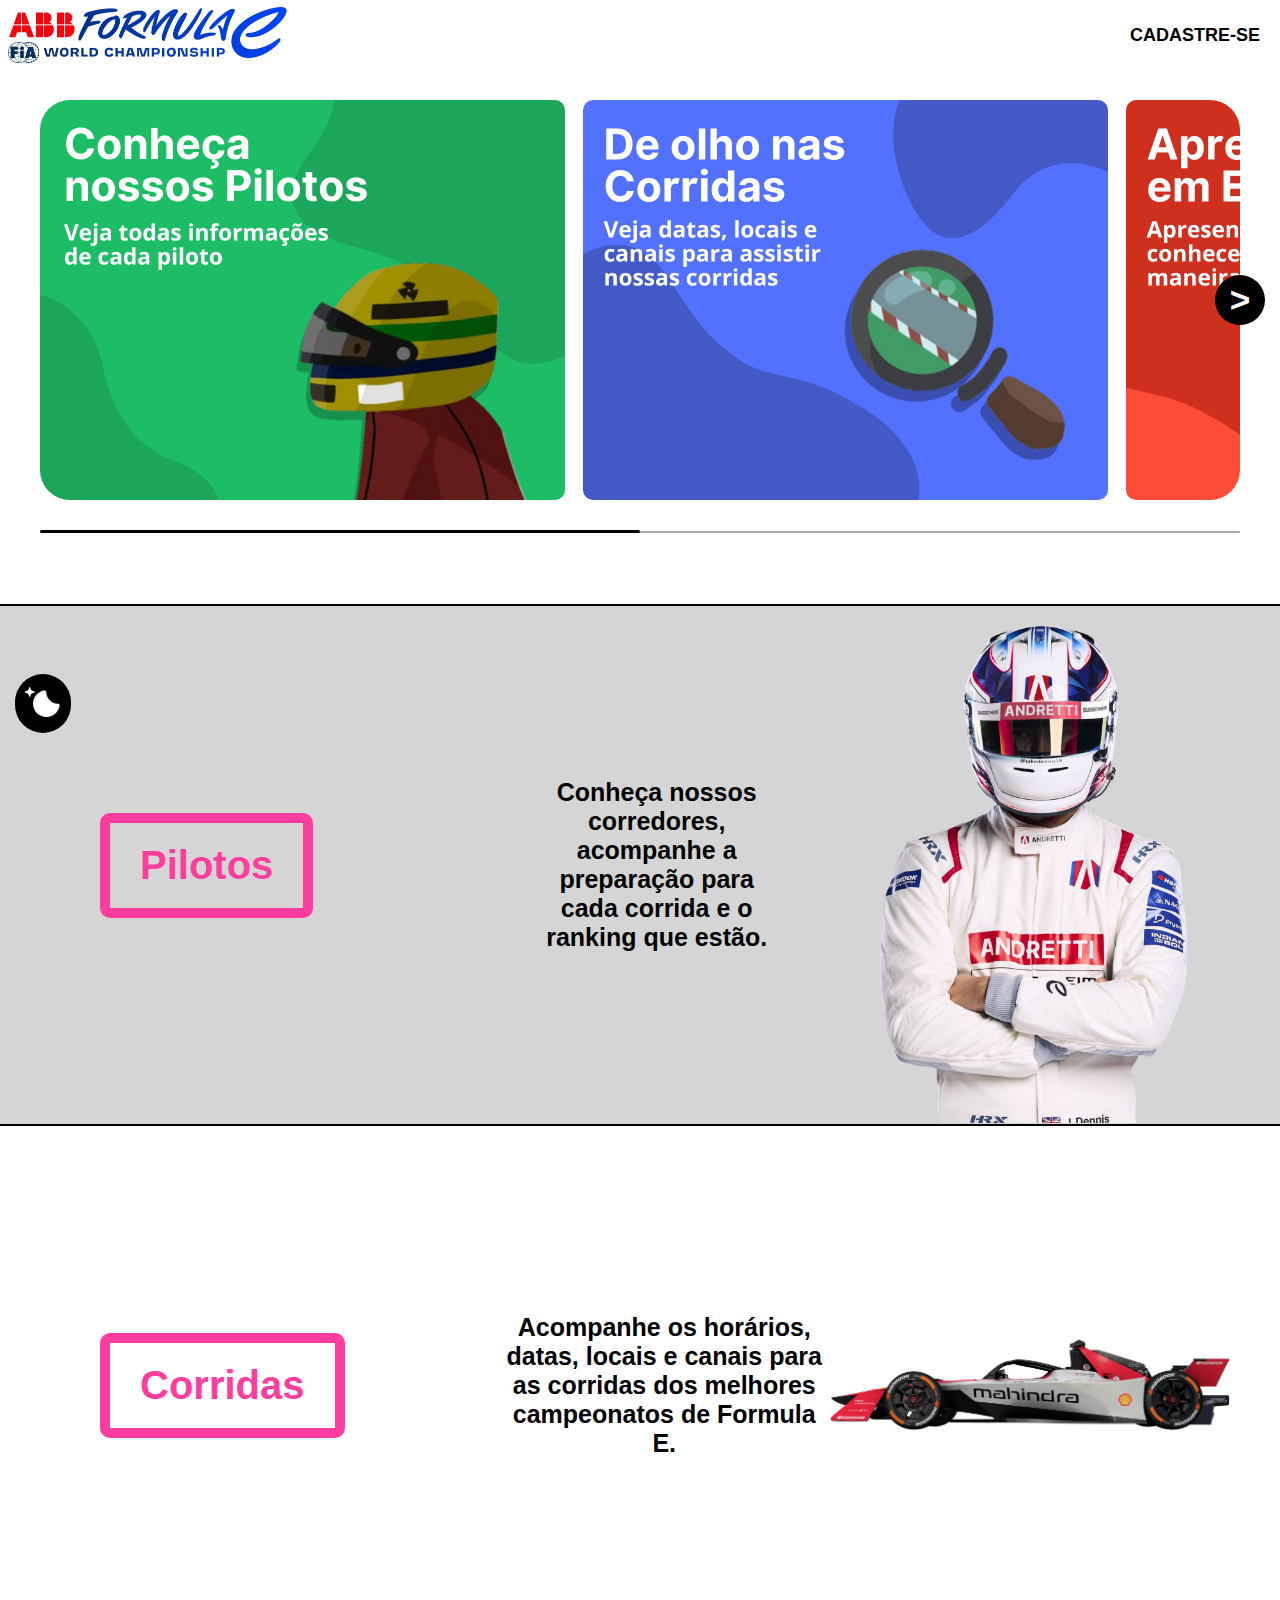
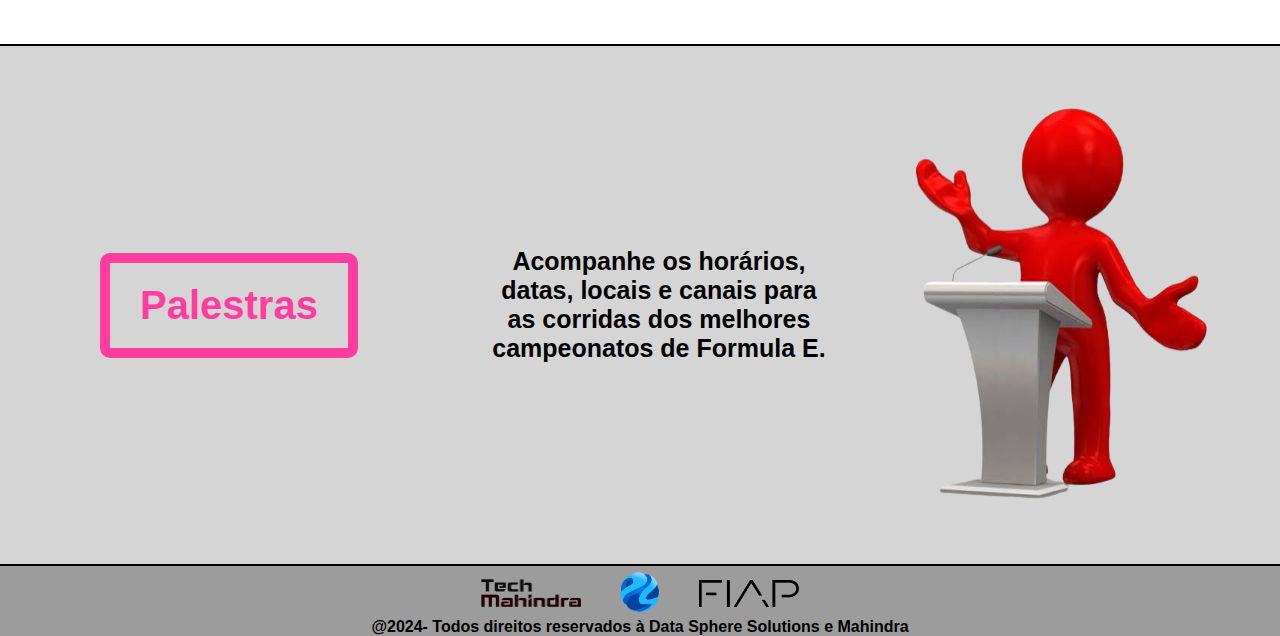
<file: index.html>
<!DOCTYPE html>
<html lang="pt-br">

<head>
    <meta charset="UTF-8">
    <meta name="viewport" content="width=device-width, initial-scale=1.0">
    <title>Formula E</title>
    <link rel="stylesheet" href="./src/css/estilo.css">
    <link rel="icon" href="./src/img/Formula-e-logo-championship_2023.svg-removebg-preview-removebg-preview.png">
</head>
<body>
    <header>
        <a href="./index.html">
            <img src="./src/img/Formula-e-logo-championship_2023.svg-removebg-preview.png" alt="logo" id="logo">
        </a>
        <nav>
            <ul>
                <li>
                    <a href="./cadastro.html">CADASTRE-SE</a>
                </li>
            </ul>
        </nav>
    </header>

    <div class="container">
       <div class="slider-wrapper">
          <button id="prev-slide" class="slide-button material-symbols-rounded">
            <
          </button>
          <ul class="image-list">
            <a href="#bpilotos"><img class="image-item" src="./src/img/Formula E News.png" alt="img-2" /></a>
            <a href="#bcorridas"><img class="image-item" src="./src/img/3.png" alt="img-3" /></a>
            <a href="#bpalestras"><img class="image-item" src="./src/img/4.png" alt="img-4" /></a>
          </ul>
          <button id="next-slide" class="slide-button material-symbols-rounded">
            >
          </button>
        </div>
        <div class="slider-scrollbar">
          <div class="scrollbar-track">
            <div class="scrollbar-thumb"></div>
          </div>
        </div>
    </div>
  
  <div id="botão">
    <button class="btn" onclick="mudarCor()"><img src="./src/img/icons8-moon-and-stars-96.png" alt=""></button>
  </div>

<hr>
<section id="bpilotos">
  <a class="botaoo" href="pilotos.html">Pilotos</a>
  <p class="txt2">Conheça nossos corredores, acompanhe a preparação para cada corrida e o ranking que estão.</p>
  <img src="./src/img/pilotoFormulaE.png" alt="piloto" id="pilotoimg">
</section>
<hr>    
<section id="bcorridas">
    <a class="botaoo" href="./Corridas.html">Corridas</a>
    <p class="txt3">Acompanhe os horários, datas, locais e canais para as corridas dos melhores campeonatos de Formula E. </p>
    <img src="./src/img/carro.png" alt="carro" id="carroimg">
</section>
<hr>
<section id="bpalestras">
  <a class="botaoo"  href="./palestras.html">Palestras</a>
  <p class="txt1">Acompanhe os horários, datas, locais e canais para as corridas dos melhores campeonatos de Formula E. </p>
  <img src="./src/img/boneco.png" alt="carro" id="bonecoimg">
</section>

<footer>
  <hr>
  <div id="logos">
    <img src="./src/img/mahindra.png" alt="mahindra" id="m">
    <img src="./src/img/Data_Sphere 1.png" alt="data-sphere" id="d">
    <img src="./src/img/fiap.png" alt="fiap" id="f">
  </div>
  <h4>@2024- Todos direitos reservados à Data Sphere Solutions e Mahindra
</h4>
</footer>

</body>
<script src="./src/js/script.js"></script>
</html>
</file>
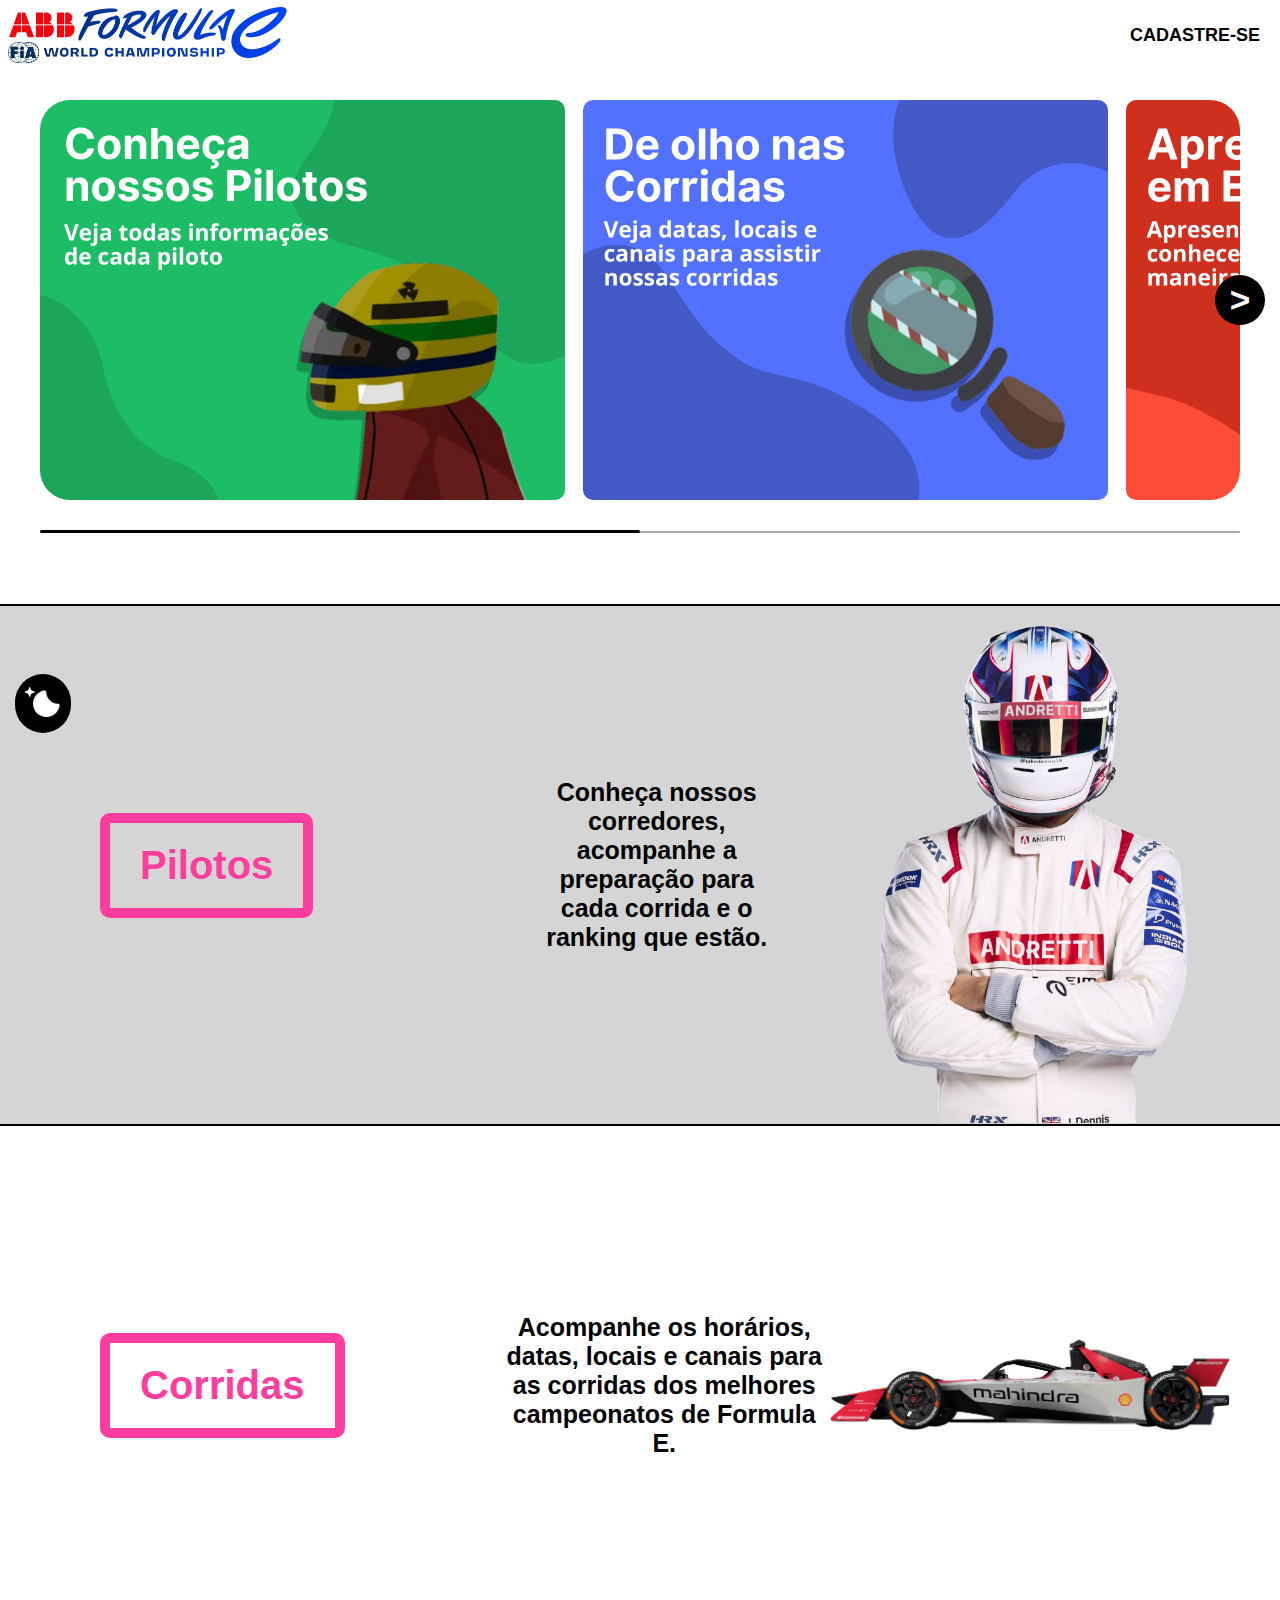
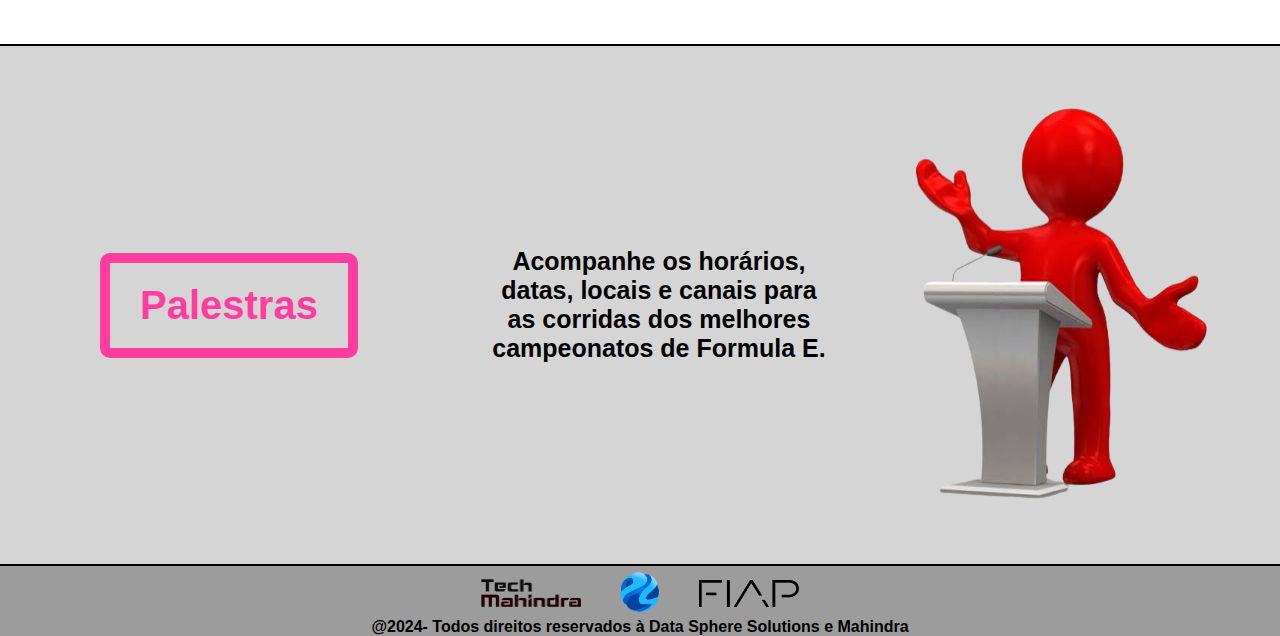
<file: Desktop/FormulaESite/index.html>
<!DOCTYPE html>
<html lang="pt-br">

<head>
    <meta charset="UTF-8">
    <meta name="viewport" content="width=device-width, initial-scale=1.0">
    <title>Formula E</title>
    <link rel="stylesheet" href="./src/css/estilo.css">
    <link rel="icon" href="./src/img/Formula-e-logo-championship_2023.svg-removebg-preview-removebg-preview.png">
</head>
<body>
    <header>
        <a href="./index.html">
            <img src="./src/img/Formula-e-logo-championship_2023.svg-removebg-preview.png" alt="logo" id="logo">
        </a>
        <nav>
            <ul>
                <li>
                    <a href="./cadastro.html">CADASTRE-SE</a>
                </li>
            </ul>
        </nav>
    </header>

    <div class="container">
       <div class="slider-wrapper">
          <button id="prev-slide" class="slide-button material-symbols-rounded">
            <
          </button>
          <ul class="image-list">
            <a href="#bpilotos"><img class="image-item" src="./src/img/Formula E News.png" alt="img-2" /></a>
            <a href="#bcorridas"><img class="image-item" src="./src/img/3.png" alt="img-3" /></a>
            <a href="#bpalestras"><img class="image-item" src="./src/img/4.png" alt="img-4" /></a>
          </ul>
          <button id="next-slide" class="slide-button material-symbols-rounded">
            >
          </button>
        </div>
        <div class="slider-scrollbar">
          <div class="scrollbar-track">
            <div class="scrollbar-thumb"></div>
          </div>
        </div>
    </div>
  
  <div id="botão">
    <button class="btn" onclick="mudarCor()"><img src="./src/img/icons8-moon-and-stars-96.png" alt=""></button>
  </div>

<hr>
<section id="bpilotos">
  <a class="botaoo" href="pilotos.html">Pilotos</a>
  <p class="txt2">Conheça nossos corredores, acompanhe a preparação para cada corrida e o ranking que estão.</p>
  <img src="./src/img/pilotoFormulaE.png" alt="piloto" id="pilotoimg">
</section>
<hr>    
<section id="bcorridas">
    <a class="botaoo" href="./Corridas.html">Corridas</a>
    <p class="txt3">Acompanhe os horários, datas, locais e canais para as corridas dos melhores campeonatos de Formula E. </p>
    <img src="./src/img/carro.png" alt="carro" id="carroimg">
</section>
<hr>
<section id="bpalestras">
  <a class="botaoo">Palestras</a>
  <p class="txt1">Acompanhe os horários, datas, locais e canais para as corridas dos melhores campeonatos de Formula E. </p>
  <img src="./src/img/boneco.png" alt="carro" id="bonecoimg">
</section>

<footer>
  <hr>
  <div id="logos">
    <img src="./src/img/mahindra.png" alt="mahindra" id="m">
    <img src="./src/img/Data_Sphere 1.png" alt="data-sphere" id="d">
    <img src="./src/img/fiap.png" alt="fiap" id="f">
  </div>
  <h4>@2024- Todos direitos reservados à Data Sphere Solutions e Mahindra
</h4>
</footer>

</body>
<script src="./src/js/script.js"></script>
</html>
</file>
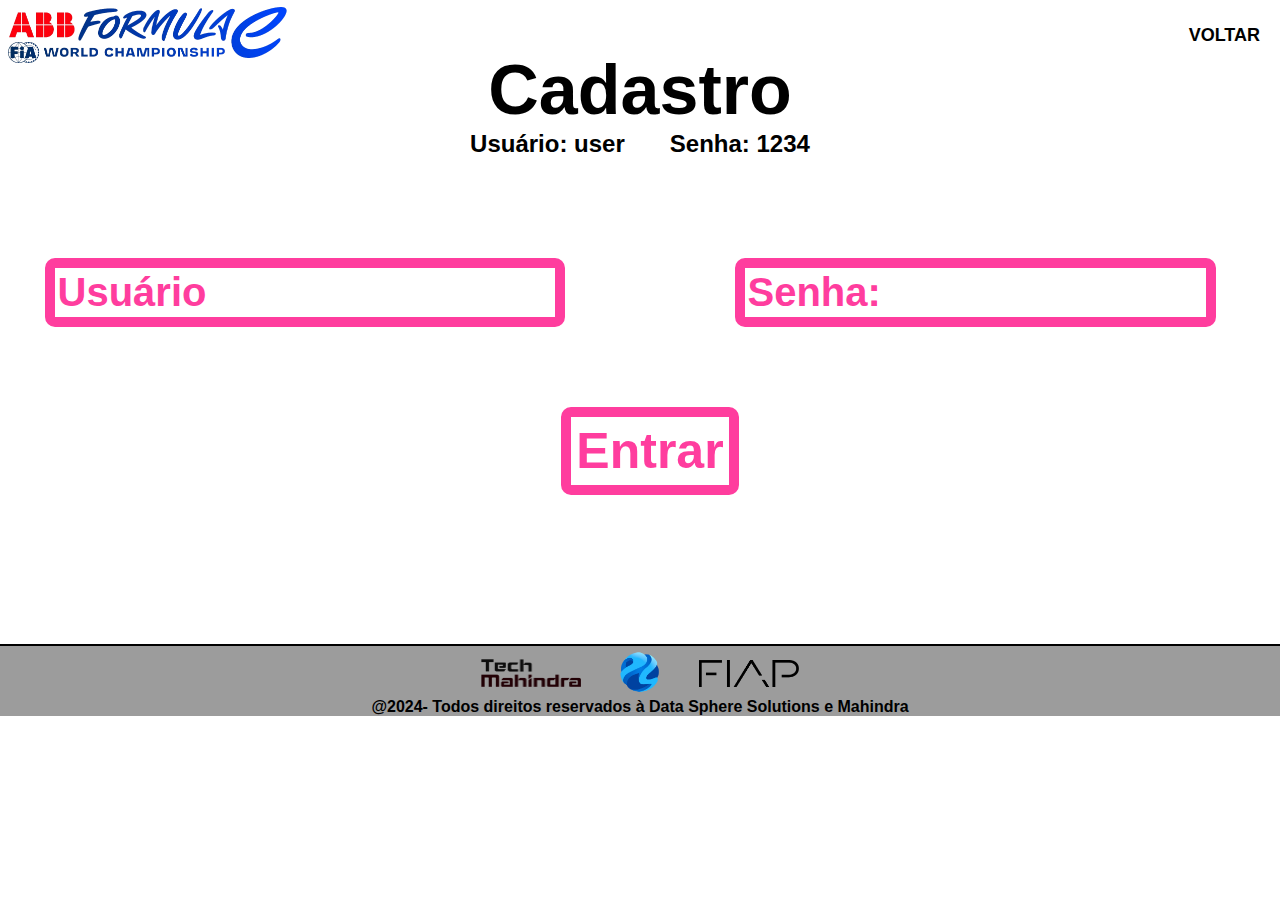
<file: cadastro.html>
<!DOCTYPE html>
<html lang="pt-br">
<head>
    <meta charset="UTF-8">
    <meta name="viewport" content="width=device-width, initial-scale=1.0">
    <link rel="stylesheet" href="./src/css/estilo.css">
    <title>Document</title>
</head>
<body>
    <header>
        <a href="./index.html">
            <img src="./src/img/Formula-e-logo-championship_2023.svg-removebg-preview.png" alt="logo" id="logo">
        </a>
        <nav>
            <ul>
                <li>
                    <a href="./index.html">VOLTAR</a>
                </li>
            </ul>
        </nav>
    </header>
    
    <section id="cadastro">
        <h1 id="login">Cadastro</h1>
        <div id="divsub">
            <h2 class="subtextologin">Usuário: user</h2>
            <h2 class="subtextologin">Senha: 1234</h2>
        </div>
            <div class="dados">
                <label for="user"></label>
                <input type="text" id="userhtml" placeholder="Usuário">
                
                <label for="senha"></label>
                <input type="password" id="senhahtml" placeholder="Senha:">
            </div>

            <div class="confirmacao">
                <button id="entrar" onclick="validar()">Entrar</button>
            </div>
    </section>
    
    <footer id="footercadastro">
        <hr>
        <section id="logos">
          <img src="./src/img/mahindra.png" alt="mahindra" id="m">
          <img src="./src/img/Data_Sphere 1.png" alt="data-sphere" id="d">
          <img src="./src/img/fiap.png" alt="fiap" id="f">
        </section>
        <h4>@2024- Todos direitos reservados à Data Sphere Solutions e Mahindra
      </h4>
      </footer>
    <script src="./src/js/cadastro.js"></script>
</body>
</html>
</file>
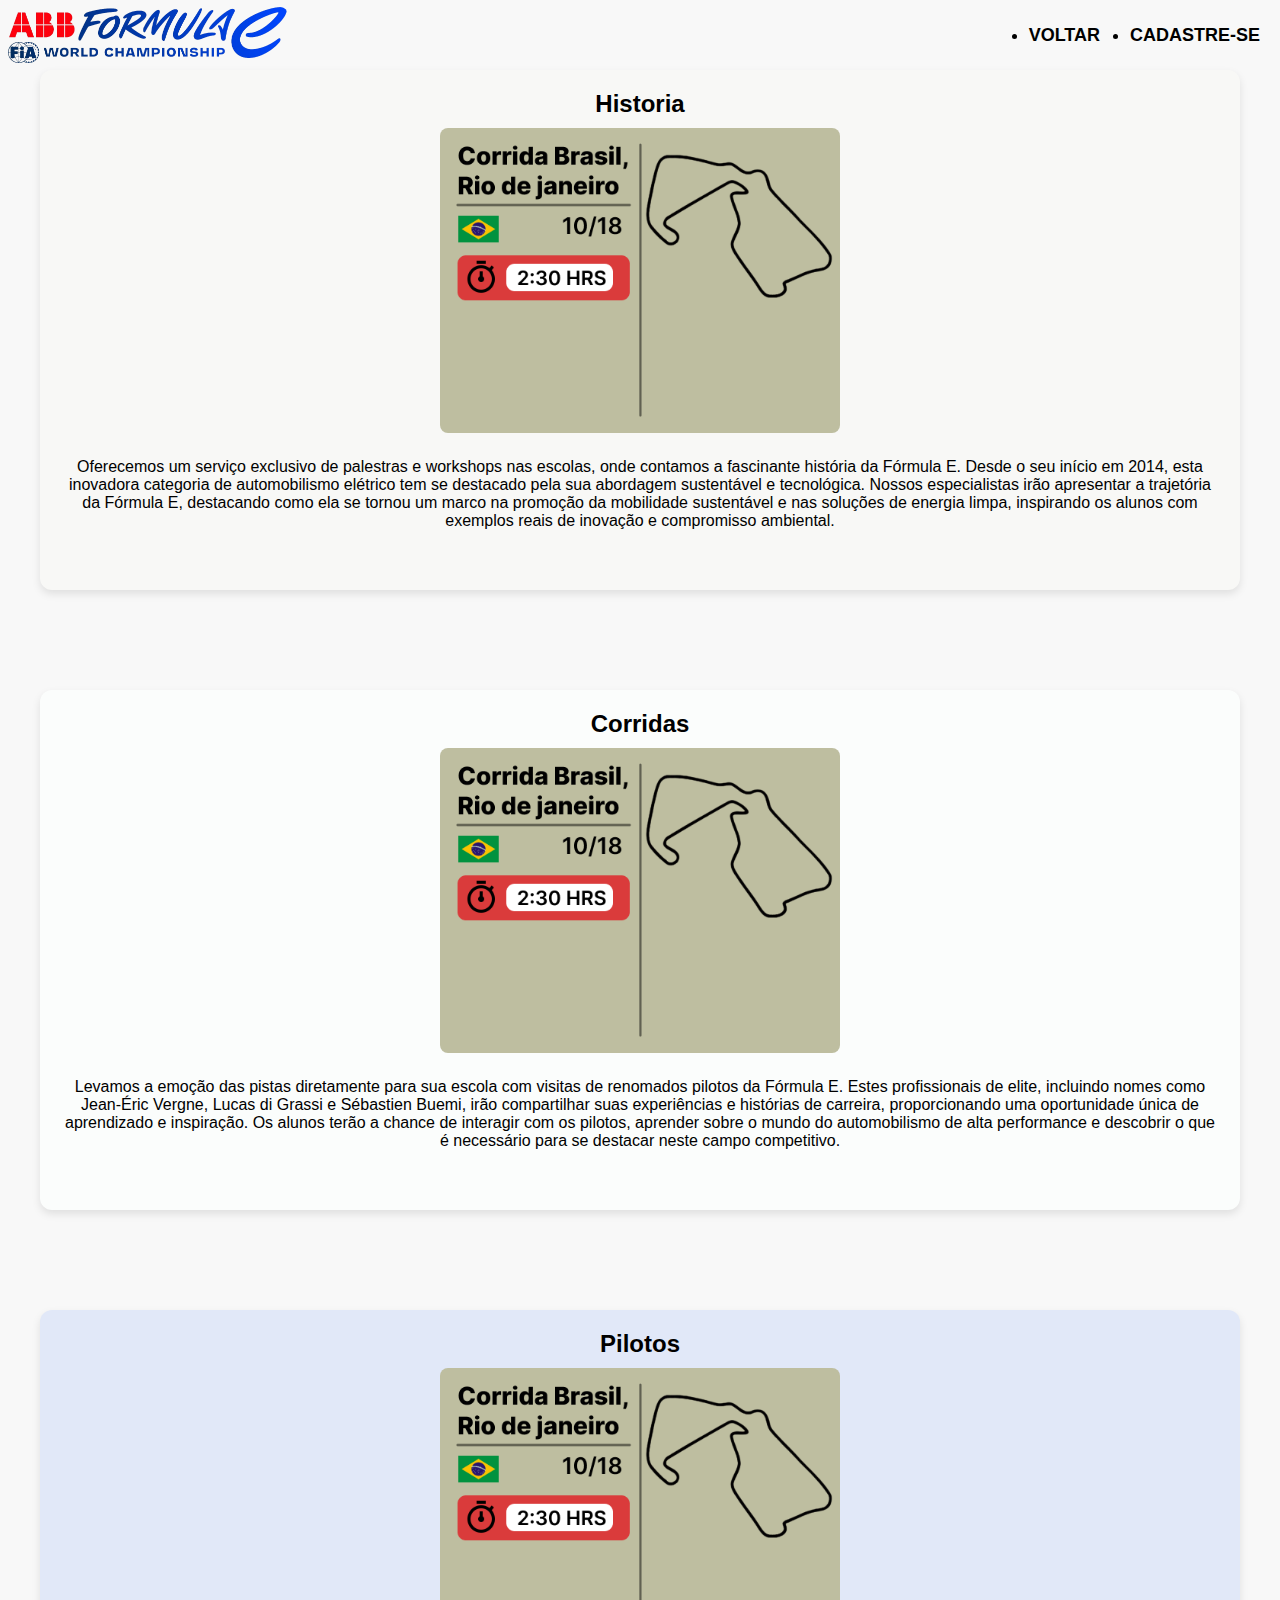
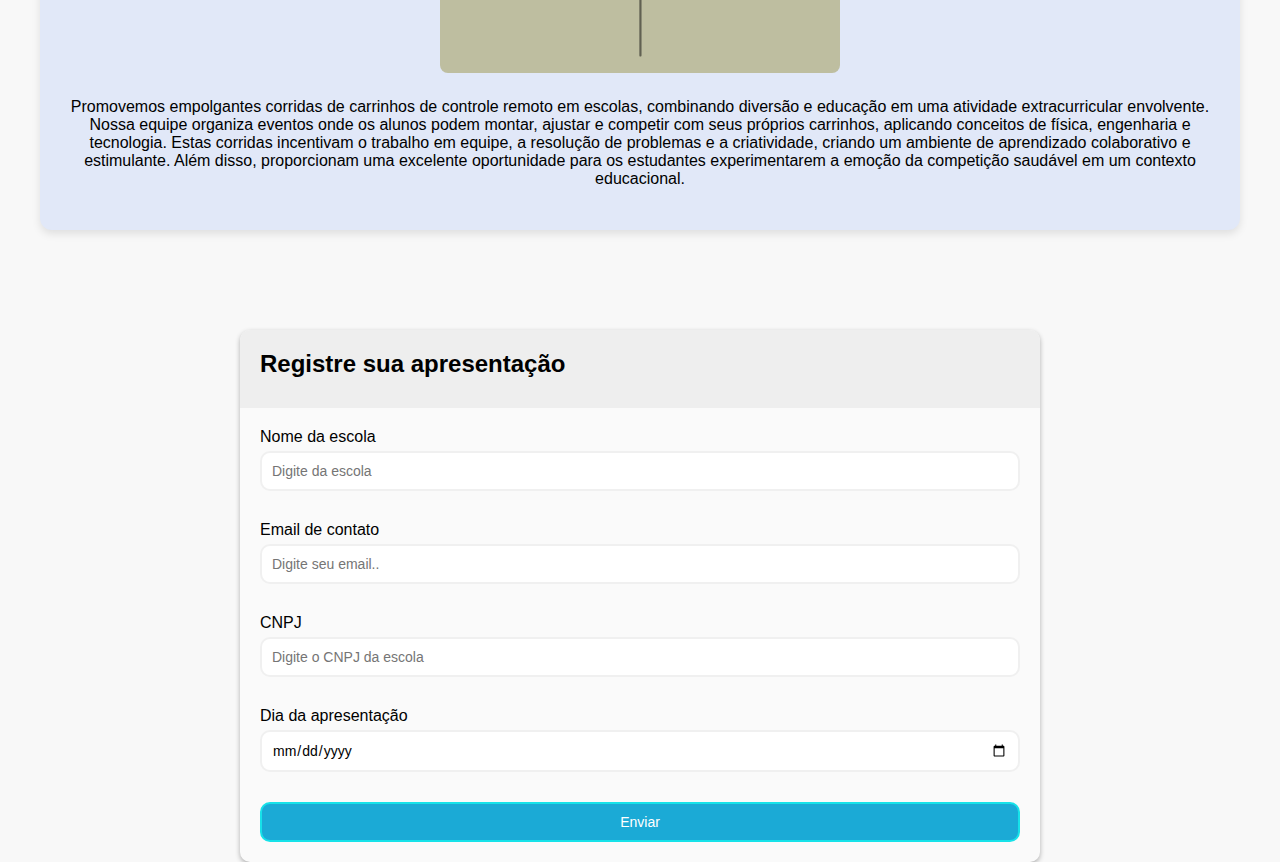
<file: palestras.html>
<!DOCTYPE html>
<html lang="pt-br">
  <head>
    <meta charset="UTF-8" />
    <meta name="viewport" content="width=device-width, initial-scale=1.0" />
    <title>Document</title>
    <link rel="stylesheet" href="src/css/palestras.css" />
  </head>
  <body>
    <header>
      <a href="./index.html">
        <img
          src="./src/img/Formula-e-logo-championship_2023.svg-removebg-preview.png"
          alt="logo"
          id="logo"
        />
      </a>
      <nav>
        <ul>
          <li>
            <a href="./index.html">VOLTAR</a>
          </li>
          <li>
            <a href="./cadastro.html">CADASTRE-SE</a>
          </li>
        </ul>
      </nav>
    </header>
    <section class="sect-explica" id="historia">
      <h2>Historia</h2>
      <img src="src/img/brasil.png" alt="" id="" />
      <p>
        Oferecemos um serviço exclusivo de palestras e workshops nas escolas,
        onde contamos a fascinante história da Fórmula E. Desde o seu início em
        2014, esta inovadora categoria de automobilismo elétrico tem se
        destacado pela sua abordagem sustentável e tecnológica. Nossos
        especialistas irão apresentar a trajetória da Fórmula E, destacando como
        ela se tornou um marco na promoção da mobilidade sustentável e nas
        soluções de energia limpa, inspirando os alunos com exemplos reais de
        inovação e compromisso ambiental.
      </p>
    </section>

    <section class="sect-explica" id="corridas">
      <h2>Corridas</h2>
      <img src="src/img/brasil.png" alt="" id="" />
      <p>
        Levamos a emoção das pistas diretamente para sua escola com visitas de
        renomados pilotos da Fórmula E. Estes profissionais de elite, incluindo
        nomes como Jean-Éric Vergne, Lucas di Grassi e Sébastien Buemi, irão
        compartilhar suas experiências e histórias de carreira, proporcionando
        uma oportunidade única de aprendizado e inspiração. Os alunos terão a
        chance de interagir com os pilotos, aprender sobre o mundo do
        automobilismo de alta performance e descobrir o que é necessário para se
        destacar neste campo competitivo.
      </p>
    </section>

    <section class="sect-explica" id="pilotos">
      <h2>Pilotos</h2>
      <img src="src/img/brasil.png" alt="" />
      <p>
        Promovemos empolgantes corridas de carrinhos de controle remoto em
        escolas, combinando diversão e educação em uma atividade extracurricular
        envolvente. Nossa equipe organiza eventos onde os alunos podem montar,
        ajustar e competir com seus próprios carrinhos, aplicando conceitos de
        física, engenharia e tecnologia. Estas corridas incentivam o trabalho em
        equipe, a resolução de problemas e a criatividade, criando um ambiente
        de aprendizado colaborativo e estimulante. Além disso, proporcionam uma
        excelente oportunidade para os estudantes experimentarem a emoção da
        competição saudável em um contexto educacional.
      </p>
    </section>

    <div class="container">
      <div class="header">
        <h2>Registre sua apresentação</h2>
      </div>

      <form id="form" class="form">
        <div class="form-control">
          <label for="username">Nome da escola</label>
          <input type="text" id="username" placeholder="Digite da escola" />
          <i class="fas fa-exclamation-circle"></i>
          <i class="fas fa-check-circle"></i>
          <small>Mensagem de erro</small>
        </div>

        <div class="form-control">
          <label for="email">Email de contato</label>
          <input type="text" id="email" placeholder="Digite seu email.." />
          <i class="fas fa-exclamation-circle"></i>
          <i class="fas fa-check-circle"></i>
          <small>Mensagem de erro</small>
        </div>

        <div class="form-control">
          <label for="password">CNPJ</label>
          <input
            type="text"
            id="password"
            placeholder="Digite o CNPJ da escola"
          />
          <i class="fas fa-exclamation-circle"></i>
          <i class="fas fa-check-circle"></i>
          <small>Mensagem de erro</small>
        </div>

        <div class="form-control">
          <label for="password-confirmation">Dia da apresentação</label>
          <input
            type="date"
            id="password-confirmation"
            placeholder="Coloque a data da apresentação"
          />
          <i class="fas fa-exclamation-circle"></i>
          <i class="fas fa-check-circle"></i>
          <small>Mensagem de erro</small>
        </div>

        <button type="submit">Enviar</button>
      </form>
    </div>

    <script src="src/js/palestras.js"></script>
  </body>
</html>
</file>
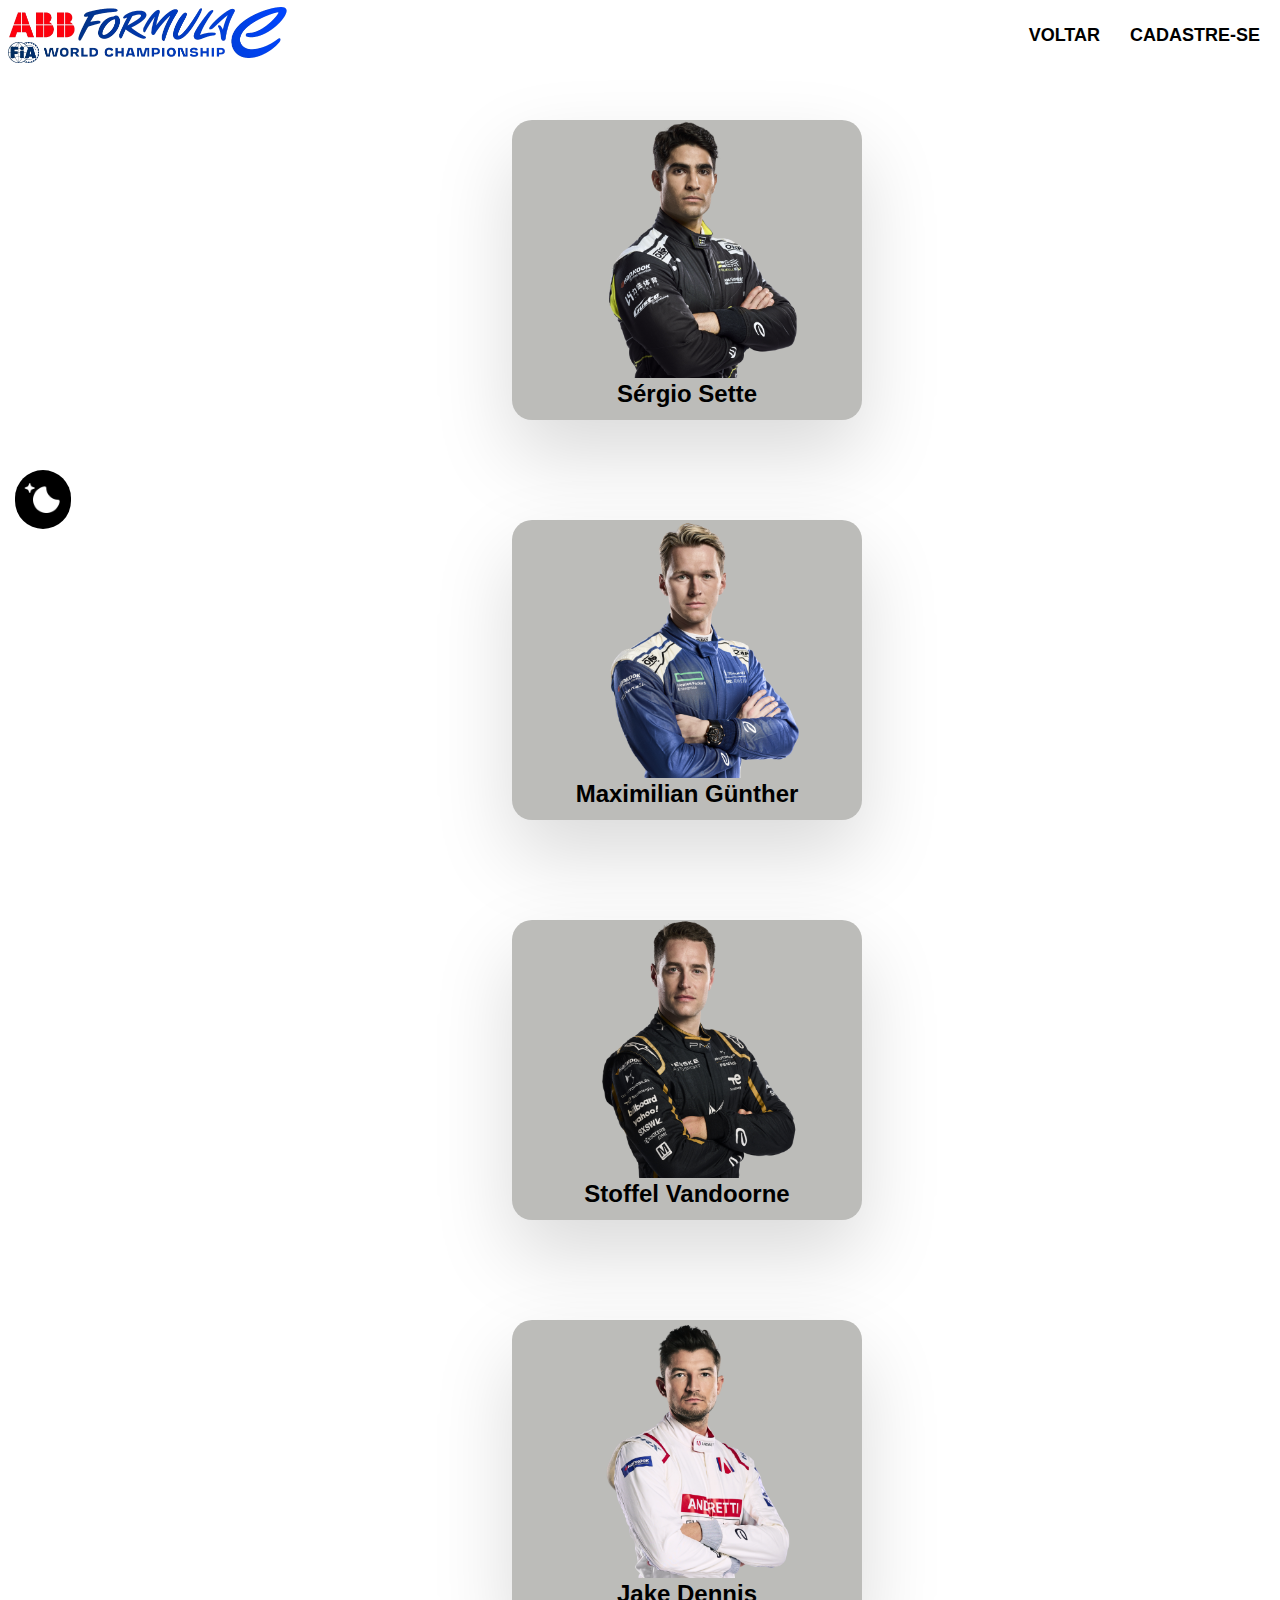
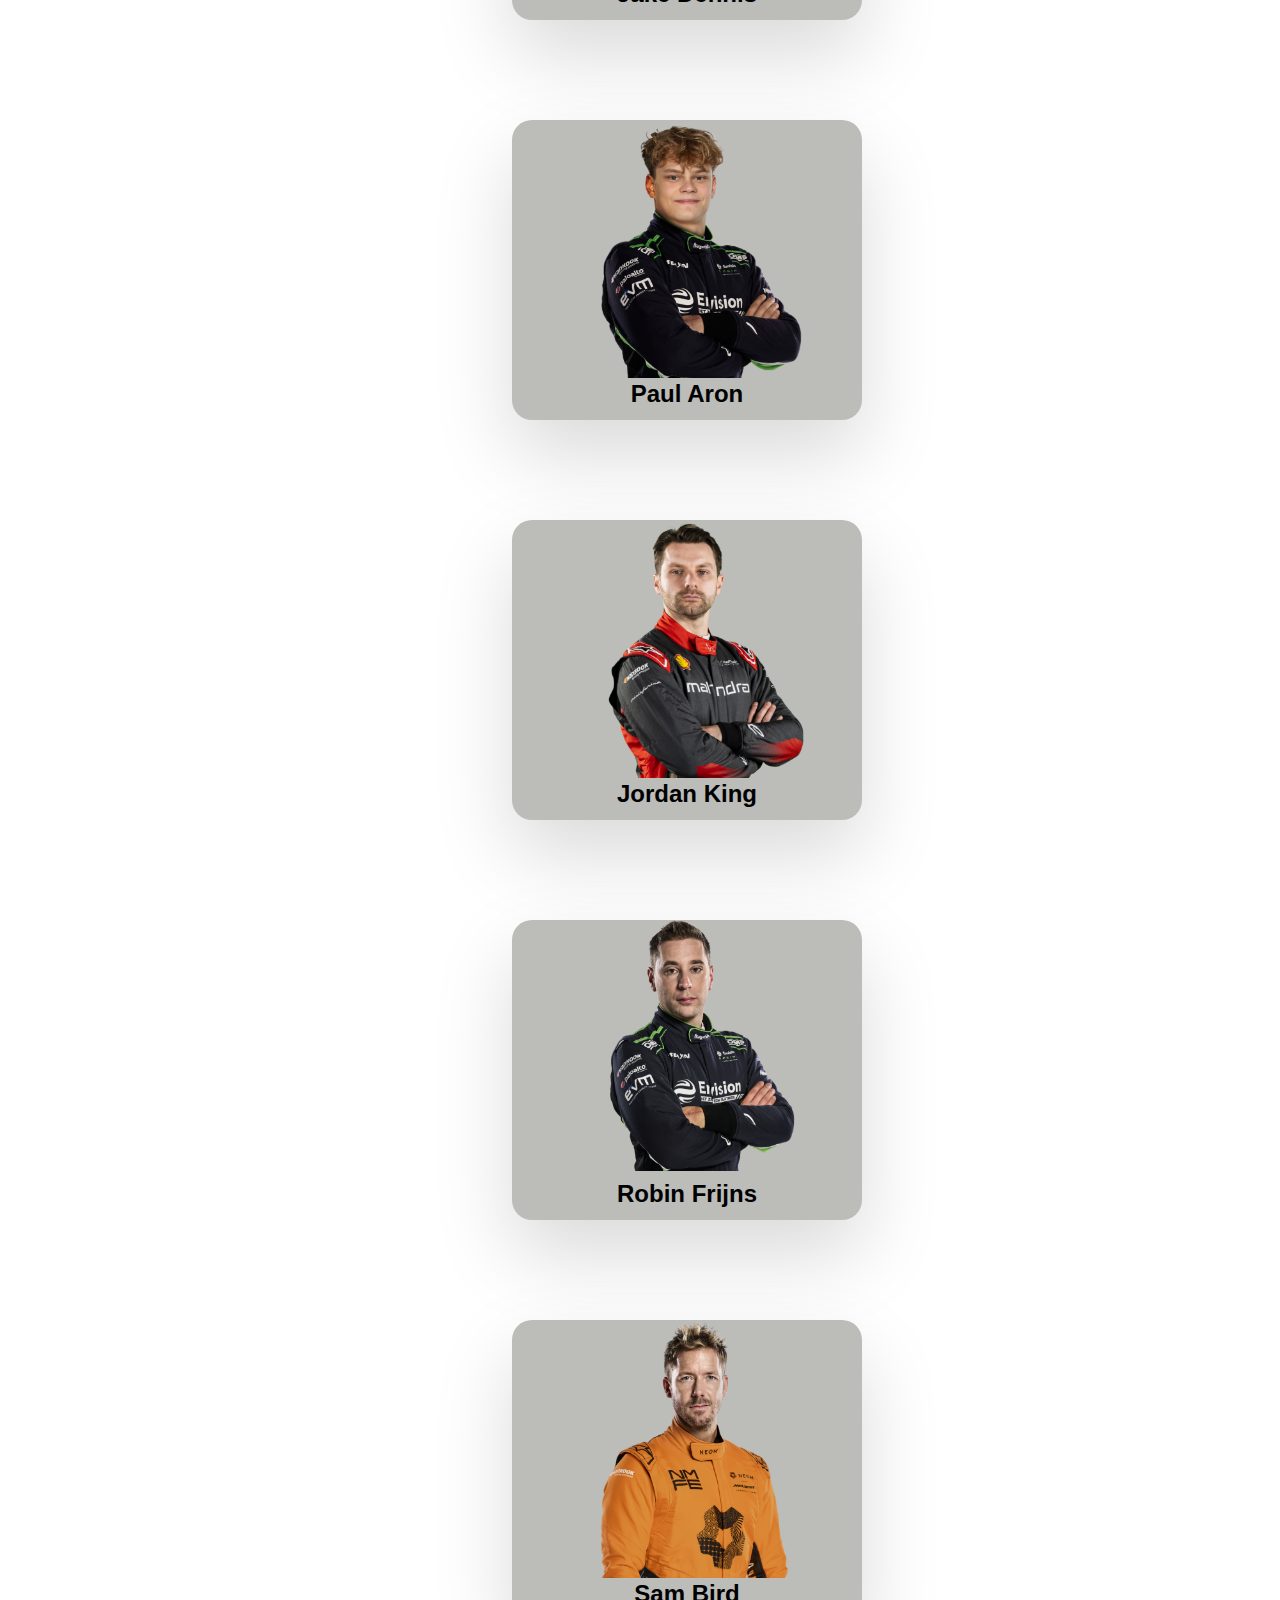
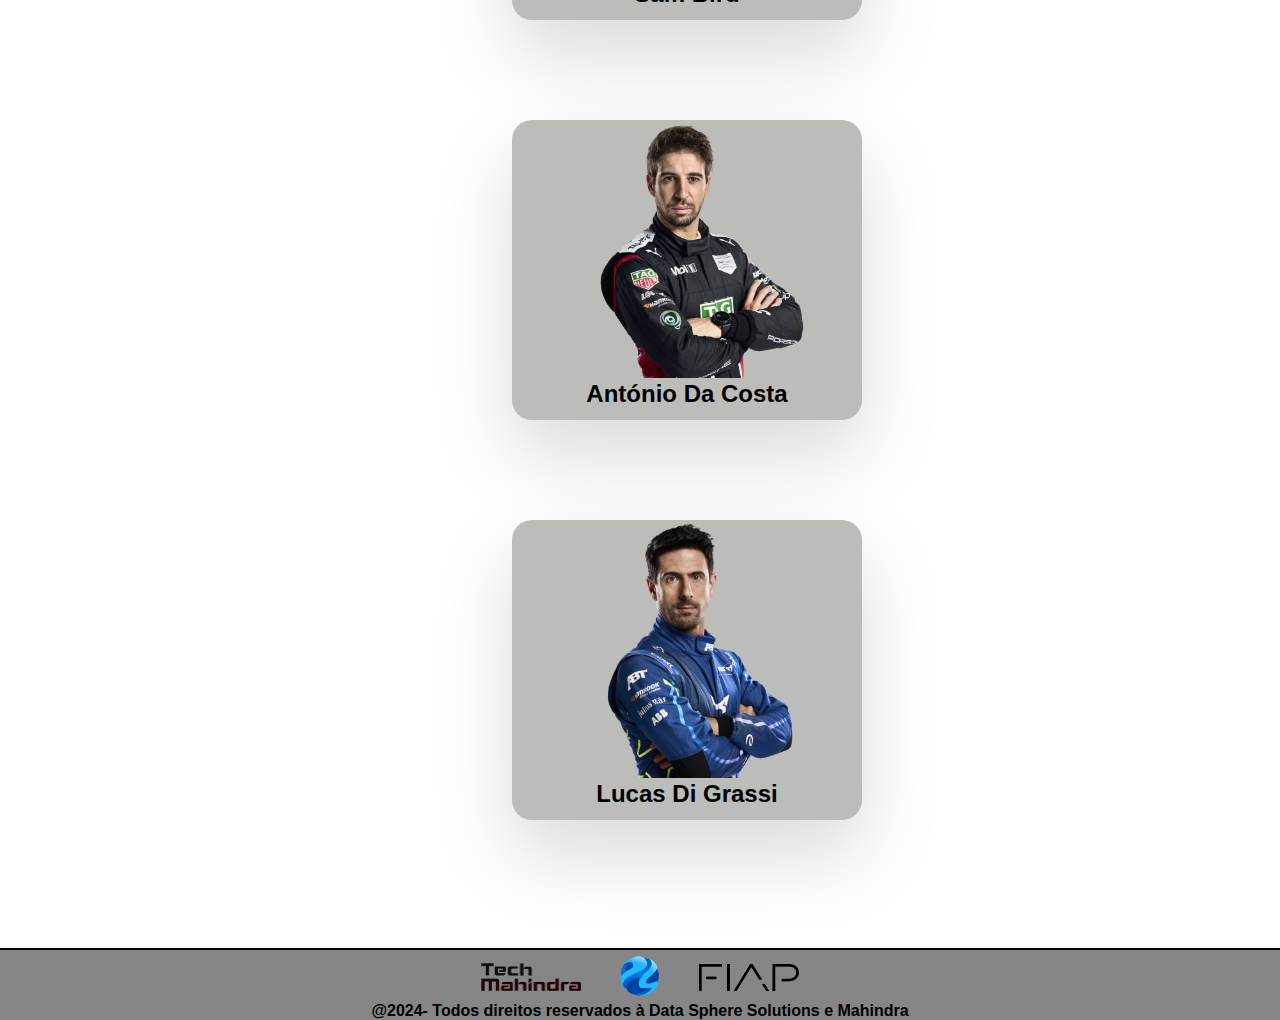
<file: pilotos.html>
<!DOCTYPE html>
<html lang="pt-br">
<head>
    <meta charset="UTF-8">
    <meta name="viewport" content="width=device-width, initial-scale=1.0">
    <title>Formula E | Pilotos</title>
    <link rel="stylesheet" href="./src/css/pilotos.css">
    <link rel="icon" href="./src/img/Formula-e-logo-championship_2023.svg-removebg-preview-removebg-preview.png">
</head>
<body>
    <header>
        <a href="./index.html">
            <img src="./src/img/Formula-e-logo-championship_2023.svg-removebg-preview.png" alt="logo" id="logo">
        </a>
        <nav>
            <ul>
                <li>
                    <a href="index.html">VOLTAR</a>
                    
                </li>
                <li>
                    <a href="./cadastro.html">CADASTRE-SE</a>
                </li>
            </ul>
        </nav>
    </header>
    
    <section class="card-section">
        <div class="card">
            <div class="img-box">
                <img src="./src/img/brfoto1.png">
            </div>
            <div class="content">
                <h2>Sérgio Sette </h2>
                <p>
                    Sette é um piloto brasileiro de 26 anos. classificado em 18º. Participou de 62 corridas. 43 pontos.
                </p>
                <a href="" class="read-more">
                    Mais Informações
                </a>
            </div>
        </div>
        
        <div id="botão">
            <button class="btn" onclick="mudarCor()"><img src="./src/img/icons8-moon-and-stars-96.png" alt=""></button>
        </div>

        <div class="card">
            <div class="img-box">
                <img src="./src/img/a4aa14e5-3812-425a-a4b6-310b4ad7023c 1.png">
            </div>
            <div class="content">
                <h2>Maximilian Günther </h2>
                <p>
                    Maximilian é um piloto alemão de 26 anos. classificado em 8º. Participou de 79 corridas (5 vitórias). 331 pontos.
                </p>
                <a href="" class="read-more">
                    Mais Informações
                </a>
            </div>
        </div>


        <div class="card">
            <div class="img-box">
                <img src="./src/img/3f4d9ccc-0453-410c-8542-225bd2ebf280 1.png">
            </div>
            <div class="content">
                <h2>Stoffel Vandoorne </h2>
                <p>
                    Stoffel é um piloto belga de 32 anos. classificado em 9º. Participou de 83 corridas (venceu 3). 526 pontos.
                </p>
                <a href="" class="read-more">
                    Mais Informações
                </a>
            </div>
        </div>
    

        <div class="card">
            <div class="img-box">
                <img src="./src/img/6c47b61a-5bb4-4ae4-9e0a-63a411de0782 1.png">
            </div>
            <div class="content">
                <h2>Jake Dennis </h2>
                <p>
                    Dennis é um piloto da Grã Bretanha de 29 anos. classificado em 5º. Participou de 59 corridas (6 vitórias). 559 pontos.
                </p>
                <a href="" class="read-more">
                    Mais Informações
                </a>
            </div>
        </div>

        <div class="card">
            <div class="img-box">
                <img src="./src/img/39e823df-00bf-4d6c-a6e9-e5ffb039569e 1.png">
            </div>
            <div class="content">
                <h2>Paul Aron </h2>
                <p>
                    Paul é um piloto estoniano de 20 anos. classificado em 27º. Participou de 2 corridas. 0 pontos.
                </p>
                <a href="" class="read-more">
                    Mais Informações
                </a>
            </div>
        </div>

        <div class="card">
            <div class="img-box">
                <img src="./src/img/a5448f8d-b112-439d-b68e-c1349be4b945 1.png">
            </div>
            <div class="content">
                <h2>Jordan King </h2>
                <p>
                    Jordan é um piloto da Grã Bretanha de 30 anos. classificado em 26º. Participou de 2 corridas. 0 pontos.
                </p>
                <a href="" class="read-more">
                    Mais Informações
                </a>
            </div>
        </div>


        <div class="card">
            <div class="img-box">
                <img src="./src/img/ba3d3d66-41de-4b1e-bfd6-7f318b2ec2af 1.png">
            </div>
            <div class="content">
                <h2>Robin Frijns </h2>
                <p>
                    Robin é um piloto dos Países Baixos de 32 anos. classificado em 15º. Participou de 98 corridas (venceu 2). 477 pontos.
                </p>
                <a href="" class="read-more">
                    Mais Informações
                </a>
            </div>
        </div>

        <div class="card">
            <div class="img-box">
                <img src="./src/img/dbd8e835-4091-4449-a94d-9dd5e064ac79 1.png">
            </div>
            <div class="content">
                <h2>Sam Bird </h2>
                <p>
                    Sam é um piloto da Grã Bretanha de 37 anos. classificado em 12º. Participou de 121 corridas (12 vitórias). 875 pontos.
                </p>
                <a href="" class="read-more">
                    Mais Informações
                </a>
            </div>
        </div>

        <div class="card">
            <div class="img-box">
                <img src="./src/img/fcc99980-3e5d-4a96-856a-8773641ceebe 1.png">
            </div>
            <div class="content">
                <h2> António Da Costa </h2>
                <p>
                    António é um piloto português de 32 anos. classificado em 7º. Participou de 124 corridas (venceu 10). 751 pontos.
                </p>
                <a href="" class="read-more">
                    Mais Informações
                </a>
            </div>
        </div>
        
        <div class="card">
            <div class="img-box">
                <img src="./src/img/4a390151-89af-4931-9907-bcbaabb5a152 1.png">
            </div>
            <div class="content">
                <h2>Lucas Di Grassi </h2>
                <p>
                   Lucas é um piloto brasileiro de 39 anos. classificado em 24º. Participou de 127 corridas (13 vitórias). 1043 pontos.
                </p>
                <a href="" class="read-more">
                    Mais Informações
                </a>
            </div>
        </div>
    </section>

    <footer>
        <hr>
        <div id="logos">
          <img src="./src/img/mahindra.png" alt="mahindra" id="m">
          <img src="./src/img/Data_Sphere 1.png" alt="data-sphere" id="d">
          <img src="./src/img/fiap.png" alt="fiap" id="f">
        </div>
        <h4>@2024- Todos direitos reservados à Data Sphere Solutions e Mahindra
      </h4>
      </footer>

      <script src="./src/js/pilotos.js"></script>
</body>
</html>
</file>
<file: src/css/estilo.css>
:root{
  --color--1: white;
  --color--2: black;
  --color--3: rgb(255, 61, 158);
}

*{
    margin: 0px;
    padding: 0px;
    box-sizing: border-box;
    list-style: none;
    text-decoration: none;
    font-family: Arial, Helvetica, sans-serif;
}

body{
    background-color: var(--color--1);
}

header{
    width: 100%;
    height: 70px;
    display: flex;
    justify-content: space-between;
}

#logo{
    width: 280px;
    margin-top: 7px;
    margin-left: 8px;
}

#logo:hover{
    cursor: pointer;
}

nav ul {
    display: flex;
    font-size: large;
    margin-top: 25px;
    gap: 30px;
    font-weight: 700;
    margin-right: 20px;
}

nav ul li a{
    color: var(--color--2);
}

nav ul  :hover {
    font-weight: 800;
    margin-top: -3px;
}

.container {
    max-width: 1200px;
    width: 95%;
    margin: auto;
    margin-bottom: 70px;
    margin-top: 30px;
}

.slider-wrapper {
  position: relative;
}

.slider-wrapper .slide-button {
    position: absolute;
    top: 50%;
    outline: none;
    border: none;
    height: 50px;
    width: 50px;
    z-index: 5;
    color: var(--color--1);
    font-family: 'Franklin Gothic Medium', 'Arial Narrow', Arial, sans-serif;
    font-weight: 600;
    display: flex;
    cursor: pointer;
    font-size: 2.2rem;
    background: var(--color--2);
    align-items: center;
    justify-content: center;
    border-radius: 50%;
    transform: translateY(-50%);
}

.slider-wrapper .slide-button#prev-slide {
    left: -27px;
    display: none;
}
.slider-wrapper .slide-button#next-slide {
    right: -25px;
}
.slider-wrapper .image-list {
    display: grid;
    grid-template-columns: repeat(10, 1fr);
    gap: 18px;
    font-size: 0;
    list-style: none;
    margin-bottom: 30px;
    overflow-x: auto;
    scrollbar-width: none;
    border-radius: 30px;
}
.slider-wrapper .image-list::-webkit-scrollbar {
    display: none;
}
.slider-wrapper .image-list .image-item {
    width: 525px;
    height: 400px;
    object-fit: cover;
    border-radius: 10px;
    transition-property: width, transform;
    transition-duration: 0.3s;
    transition-timing-function: ease-in-out;
    transition-delay: 0;
}

.slider-wrapper .image-list .image-item:hover{
    width: 535px;
    transform: translateY(-3px);
    border-top-right-radius: 16px;
    border-top-left-radius: 16px;
}
.container .slider-scrollbar {
    height: 4px;
    width: 100%;
    display: flex;
    align-items: center;
}
.slider-scrollbar .scrollbar-track {
    background: #00000056;
    width: 100%;
    height: 2px;
    display: flex;
    align-items: center;
    border-radius: 4px;
    position: relative;
}
.slider-scrollbar:hover .scrollbar-track {
    height: 4px;
}
.slider-scrollbar .scrollbar-thumb {
    position: absolute;
    background: var(--color--2);
    top: 0;
    bottom: 0;
    width: 50%;
    height: 140%;
    transform: translateY(-1px);
    cursor: grab;
    border-radius: inherit;
}
.slider-scrollbar .scrollbar-thumb:active {
    cursor: grabbing;
    height: 8px;
    top: -2px;
}
.slider-scrollbar .scrollbar-thumb::after {
    content: "";
    position: absolute;
    left: 0;
    right: 0;
    top: -10px;
    bottom: -10px;
}

.botaoo{  
    padding: 20PX 30PX 20PX 30PX;
    border-radius: 10px;
    background-color: rgba(255, 63, 89, 0);
    border: 10px solid var(--color--3);
    color: var(--color--3);
    cursor: pointer;
    margin-left: 100px;
    font-size: 40px;
    font-weight: 600;
    transition:all 0.3s
} 
.botaoo:hover{
  transform: translateY(-10px);
  background-color: var(--color--3);
  color: var(--color--1);
}
.txt1{
    color: var(--color--2);
    width: 350px;
    font-size: 25px;
    font-weight: 550;
    text-align: center;
    margin-left: 50px;
}

.txt2{
  margin-left: 220px;
  color: var(--color--2);
  width: 350px;
  font-size: 25px;
  font-weight: 550;
  text-align: center;
}

.txt3{
  color: var(--color--2);
  width: 350px;
  font-size: 25px;
  font-weight: 550;
  text-align: center;
  margin-left: 154px;
}
#carroimg{
  justify-content: right;
  width: 400px;
  height: 100px;
  margin-right: 50px;
}
#bonecoimg{
  justify-content: right;
  width: 300px;
  height: 400px;
  margin-right: 70px;
}

#pilotoimg{
  width: 500px;
  justify-content: right;
}

#bpalestras
{
  display: flex;
    width: 100%;
    height: 518px;
    align-items: center;
    justify-content: space-between;
    background-color: rgba(0, 0, 0, 0.164);
}

#bcorridas{
  display: flex;
  width: 100%;
  height: 518px;
  align-items: center;
  justify-content: space-between;
}

#bpilotos{
    background-color: rgba(0, 0, 0, 0.164);
    display: flex;
    width: 100%;
    height: 518px;
    align-items: center;
    justify-content: space-between;
}
.btn{
  border: none;
  border-radius: 100px;
  background-color: var(--color--2);
  position: fixed;
  padding: 3px;
  margin-left: 15px;
  margin-top: 70px;
  transition-property: transform;
  transition-duration: 0.3s;
  transition-timing-function: ease-in-out;
  transition-delay: 0;
}
.btn img{
  width: 50px;
  padding: 5px;
}
.btn:hover{
  transform: translateY(-10px);
}

#login{
  text-align: center;
  font-size: 70px;
  font-weight: 800;
  margin-top: -20px;
}
#divsub{
  display: flex;
  gap: 45px;
  justify-content: center;
}

.subtextologin{
  font-weight: 700;
  margin-bottom: 100px;
}
.dados{
  justify-content: center;
  display: flex;
  margin-left: -20px;
}

#userhtml{
    padding: 2PX 3PX 2PX 3PX;
    border-radius: 10px;
    background-color: rgba(255, 63, 89, 0);
    border: 10px solid var(--color--3);
    color: var(--color--3);
    cursor: pointer;
    font-size: 40px;
    font-weight: 600;
    transition:all 0.3s;
    margin-right: 70px;
    width: 40%;
    
}
#userhtml::placeholder{
  color: var(--color--3);
}
#userhtml:hover{
  transform: translateY(-10px);
  background-color: var(--color--3);
  color: var(--color--1);
}

#senhahtml{
  padding: 2PX 3PX 2PX 3PX;
  border-radius: 10px;
  background-color: rgba(255, 63, 89, 0);
  border: 10px solid var(--color--3);
  color: var(--color--3);
  cursor: pointer;
  font-size: 40px;
  font-weight: 600;
  transition:all 0.3s;
  margin-left: 100px;
  width: 37%;
}

#senhahtml::placeholder{
color: var(--color--3);
}
#senhahtml:hover{
transform: translateY(-10px);
background-color: var(--color--3);
color: var(--color--1);
}
.confirmacao {
  margin-top: 80px;
  display: flex;
  justify-content: center;
}

#entrar{
    padding: 5PX 5PX 5PX 5PX;
    border-radius: 10px;
    background-color: rgba(255, 63, 89, 0);
    border: 10px solid var(--color--3);
    color: var(--color--3);
    cursor: pointer;
    margin-left: 20px;
    font-size: 50px;
    font-weight: 600;
    transition:all 0.3s;
    margin-bottom: 70px;
}

#entrar:hover{
  transform: translateY(-10px);
  background-color: var(--color--3);
  color: var(--color--1);
}

hr{
  padding: 1px;
  background-color: var(--color--2);
  border: none;
}

footer{
  background-color: rgba(0, 0, 0, 0.39);
  align-items: center;
  bottom: 0;
  width: 100%;
}

#logos{
  text-align: center ;
}
#m{
  width: 100px;
}
#d{
  width: 50px;
  margin-bottom: -10px;
  margin-left: 30px;
}
#f{
  margin-left: 30px;
  width: 100px;
}
footer h4{
  margin-top: 7px;
  text-align: center;
}

#footercadastro{
  background-color: rgba(0, 0, 0, 0.39);
  align-items: center;
  margin-top: 79px;
  bottom: 0;
  width: 100%;
}
</file>
<file: Desktop/FormulaESite/src/css/estilo.css>
:root{
  --color--1: white;
  --color--2: black;
  --color--3: rgb(255, 61, 158);
}

*{
    margin: 0px;
    padding: 0px;
    box-sizing: border-box;
    list-style: none;
    text-decoration: none;
    font-family: Arial, Helvetica, sans-serif;
}

body{
    background-color: var(--color--1);
}

header{
    width: 100%;
    height: 70px;
    display: flex;
    justify-content: space-between;
}

#logo{
    width: 280px;
    margin-top: 7px;
    margin-left: 8px;
}

#logo:hover{
    cursor: pointer;
}

nav ul {
    display: flex;
    font-size: large;
    margin-top: 25px;
    gap: 30px;
    font-weight: 700;
    margin-right: 20px;
}

nav ul li a{
    color: var(--color--2);
}

nav ul  :hover {
    font-weight: 800;
    margin-top: -3px;
}

.container {
    max-width: 1200px;
    width: 95%;
    margin: auto;
    margin-bottom: 70px;
    margin-top: 30px;
}

  .slider-wrapper {
    position: relative;
  }

  .slider-wrapper .slide-button {
    position: absolute;
    top: 50%;
    outline: none;
    border: none;
    height: 50px;
    width: 50px;
    z-index: 5;
    color: var(--color--1);
    font-family: 'Franklin Gothic Medium', 'Arial Narrow', Arial, sans-serif;
    font-weight: 600;
    display: flex;
    cursor: pointer;
    font-size: 2.2rem;
    background: var(--color--2);
    align-items: center;
    justify-content: center;
    border-radius: 50%;
    transform: translateY(-50%);
  }

  .slider-wrapper .slide-button#prev-slide {
    left: -27px;
    display: none;
  }
  .slider-wrapper .slide-button#next-slide {
    right: -25px;
  }
  .slider-wrapper .image-list {
    display: grid;
    grid-template-columns: repeat(10, 1fr);
    gap: 18px;
    font-size: 0;
    list-style: none;
    margin-bottom: 30px;
    overflow-x: auto;
    scrollbar-width: none;
    border-radius: 30px;
  }
  .slider-wrapper .image-list::-webkit-scrollbar {
    display: none;
  }
  .slider-wrapper .image-list .image-item {
    width: 525px;
    height: 400px;
    object-fit: cover;
    border-radius: 10px;
    transition-property: width, transform;
    transition-duration: 0.3s;
    transition-timing-function: ease-in-out;
    transition-delay: 0;
  }

  .slider-wrapper .image-list .image-item:hover{
    width: 535px;
    transform: translateY(-3px);
    border-top-right-radius: 16px;
    border-top-left-radius: 16px;
  }
  .container .slider-scrollbar {
    height: 4px;
    width: 100%;
    display: flex;
    align-items: center;
  }
  .slider-scrollbar .scrollbar-track {
    background: #00000056;
    width: 100%;
    height: 2px;
    display: flex;
    align-items: center;
    border-radius: 4px;
    position: relative;
  }
  .slider-scrollbar:hover .scrollbar-track {
    height: 4px;
  }
  .slider-scrollbar .scrollbar-thumb {
    position: absolute;
    background: var(--color--2);
    top: 0;
    bottom: 0;
    width: 50%;
    height: 140%;
    transform: translateY(-1px);
    cursor: grab;
    border-radius: inherit;
  }
  .slider-scrollbar .scrollbar-thumb:active {
    cursor: grabbing;
    height: 8px;
    top: -2px;
  }
  .slider-scrollbar .scrollbar-thumb::after {
    content: "";
    position: absolute;
    left: 0;
    right: 0;
    top: -10px;
    bottom: -10px;
  }

.botaoo{  
    padding: 20PX 30PX 20PX 30PX;
    border-radius: 10px;
    background-color: rgba(255, 63, 89, 0);
    border: 10px solid var(--color--3);
    color: var(--color--3);
    cursor: pointer;
    margin-left: 100px;
    font-size: 40px;
    font-weight: 600;
    transition:all 0.3s
} 
.botaoo:hover{
  transform: translateY(-10px);
  background-color: var(--color--3);
  color: var(--color--1);
}
.txt1{
    color: var(--color--2);
    width: 350px;
    font-size: 25px;
    font-weight: 550;
    text-align: center;
    margin-left: 50px;
}

.txt2{
  margin-left: 220px;
  color: var(--color--2);
  width: 350px;
  font-size: 25px;
  font-weight: 550;
  text-align: center;
}

.txt3{
  color: var(--color--2);
  width: 350px;
  font-size: 25px;
  font-weight: 550;
  text-align: center;
  margin-left: 154px;
}
#carroimg{
  justify-content: right;
  width: 400px;
  height: 100px;
  margin-right: 50px;
}
#bonecoimg{
  justify-content: right;
  width: 300px;
  height: 400px;
  margin-right: 70px;
}

#pilotoimg{
  width: 500px;
  justify-content: right;
}

#bpalestras
{
  display: flex;
    width: 100%;
    height: 518px;
    align-items: center;
    justify-content: space-between;
    background-color: rgba(0, 0, 0, 0.164);
}

#bcorridas{
  display: flex;
  width: 100%;
  height: 518px;
  align-items: center;
  justify-content: space-between;
}

#bpilotos{
    background-color: rgba(0, 0, 0, 0.164);
    display: flex;
    width: 100%;
    height: 518px;
    align-items: center;
    justify-content: space-between;
}
.btn{
  border: none;
  border-radius: 100px;
  background-color: var(--color--2);
  position: fixed;
  padding: 3px;
  margin-left: 15px;
  margin-top: 70px;
  transition-property: transform;
  transition-duration: 0.3s;
  transition-timing-function: ease-in-out;
  transition-delay: 0;
}
.btn img{
  width: 50px;
  padding: 5px;
}
.btn:hover{
  transform: translateY(-10px);
}

#login{
  text-align: center;
  font-size: 70px;
  font-weight: 800;
  margin-top: -20px;
}
#divsub{
  display: flex;
  gap: 45px;
  justify-content: center;
}

.subtextologin{
  font-weight: 700;
  margin-bottom: 100px;
}
.dados{
  justify-content: center;
  display: flex;
  margin-left: -20px;
}

#userhtml{
    padding: 2PX 3PX 2PX 3PX;
    border-radius: 10px;
    background-color: rgba(255, 63, 89, 0);
    border: 10px solid var(--color--3);
    color: var(--color--3);
    cursor: pointer;
    font-size: 40px;
    font-weight: 600;
    transition:all 0.3s;
    margin-right: 70px;
    width: 40%;
    
}
#userhtml::placeholder{
  color: var(--color--3);
}
#userhtml:hover{
  transform: translateY(-10px);
  background-color: var(--color--3);
  color: var(--color--1);
}

#senhahtml{
  padding: 2PX 3PX 2PX 3PX;
  border-radius: 10px;
  background-color: rgba(255, 63, 89, 0);
  border: 10px solid var(--color--3);
  color: var(--color--3);
  cursor: pointer;
  font-size: 40px;
  font-weight: 600;
  transition:all 0.3s;
  margin-left: 100px;
  width: 37%;
}

#senhahtml::placeholder{
color: var(--color--3);
}
#senhahtml:hover{
transform: translateY(-10px);
background-color: var(--color--3);
color: var(--color--1);
}
.confirmacao {
  margin-top: 80px;
  display: flex;
  justify-content: center;
}

#entrar{
    padding: 5PX 5PX 5PX 5PX;
    border-radius: 10px;
    background-color: rgba(255, 63, 89, 0);
    border: 10px solid var(--color--3);
    color: var(--color--3);
    cursor: pointer;
    margin-left: 20px;
    font-size: 50px;
    font-weight: 600;
    transition:all 0.3s;
    margin-bottom: 70px;
}

#entrar:hover{
  transform: translateY(-10px);
  background-color: var(--color--3);
  color: var(--color--1);
}

hr{
  padding: 1px;
  background-color: var(--color--2);
  border: none;
}

footer{
  background-color: rgba(0, 0, 0, 0.39);
  align-items: center;
  bottom: 0;
  width: 100%;
}

#logos{
  text-align: center ;
}
#m{
  width: 100px;
}
#d{
  width: 50px;
  margin-bottom: -10px;
  margin-left: 30px;
}
#f{
  margin-left: 30px;
  width: 100px;
}
footer h4{
  margin-top: 7px;
  text-align: center;
}

#footercadastro{
  background-color: rgba(0, 0, 0, 0.39);
  align-items: center;
  margin-top: 79px;
  bottom: 0;
  width: 100%;
}
</file>
<file: src/css/palestras.css>
* {
  margin: 0;
  padding: 0;
  box-sizing: border-box;
  font-family: "Poppins", sans-serif;
}
body {
  display: flex;
  align-items: center;
  justify-content: center;
  background: #f8f8f8;
  flex-direction: column;
}
header {
  width: 100%;
  height: 70px;
  display: flex;
  justify-content: space-between;
}

#logo {
  width: 280px;
  margin-top: 7px;
  margin-left: 8px;
}

#logo:hover {
  cursor: pointer;
}

nav ul {
  display: flex;
  font-size: large;
  margin-top: 25px;
  gap: 30px;
  font-weight: 700;
  margin-right: 20px;
}

nav ul li a {
  text-decoration: none;
  color: var(--color--2);
}

nav ul :hover {
  font-weight: 800;
  margin-top: -3px;
}

.sect-explica {
  display: flex;
  flex-direction: column;
  align-items: center;
  align-content: center;
  background: #fff;
  border-radius: 12px;
  padding: 20px;
  box-shadow: 0 4px 8px rgba(0, 0, 0, 0.1);
  transition: transform 0.3s, box-shadow 0.3s;
  width: 1200px;
  height: 520px; /* Altura fixa para todas as seções */
  margin-bottom: 100px;
}
.sect-explica:hover {
  transform: translateY(-10px);
  box-shadow: 0 8px 16px rgba(0, 0, 0, 0.2);
}
#historia {
  background-color: #f8f8f6;
}
#corridas {
  background-color: #fbfdfc;
}
#pilotos {
  background-color: #e1e8f8;
}
img {
    width: 400px;
    height: auto;
    border-radius: 8px;
    margin-bottom: 15px;
  }
h1 {
  margin-bottom: 20px;
}
h2 {
  margin-bottom: 10px;
}
p {
  margin-top: 10px;
  text-align: center;
}
.container {
    background-color: #fafafa;
    border-radius: 10px;
    box-shadow: 0 2px 5px rgba(0, 0, 0, 0.3);
    width: 800px;
    max-width: 100%;
    overflow: hidden;
  }
  
  .header {
    background-color: #eee;
    padding: 20px;
  }
  
  .form {
    padding: 20px;
  }
  
  .form-control {
    margin-bottom: 10px;
    padding-bottom: 20px;
    position: relative;
  }
  
  .form-control label {
    display: inline-block;
    margin-bottom: 5px;
  }
  
  .form-control input {
    border: 2px solid #f0f0f0;
    display: block;
    border-radius: 10px;
    font-size: 14px;
    width: 100%;
    padding: 10px;
  }
  
  .form-control i {
    position: absolute;
    top: 45px;
    right: 10px;
    visibility: hidden;
  }
  
  .form-control small {
    position: absolute;
    bottom: 0;
    left: 0;
    visibility: hidden;
  }
  
  .form button {
    background-color: #1baad6;
    border: 2px solid #16e2e9;
    color: #fff;
    font-size: 14px;
    width: 100%;
    border-radius: 10px;
    padding: 10px;
  }
</file>
<file: src/css/pilotos.css>
:root{
    --color--1: white;
    --color--2: black;
    --color--3: rgb(255, 61, 158);
    --color--4: rgb(188, 188, 185);
}
  
*{
  margin: 0px;
  padding: 0px;
  box-sizing: border-box;
  list-style: none;
  text-decoration: none;
  font-family: Arial, Helvetica, sans-serif;
}
  
body{
  background-color: var(--color--1);
}
  
header{
  width: 100%;
  height: 70px;
  display: flex;
  justify-content: space-between;
}
  
#logo{
  width: 280px;
  margin-top: 7px;
  margin-left: 8px;
}
  
#logo:hover{
  cursor: pointer;
}
  
nav ul {
  display: flex;
  font-size: large;
  margin-top: 25px;
  gap: 30px;
  font-weight: 700;
  margin-right: 20px;
}
  
nav ul li a{
  color: var(--color--2);
}
  
nav ul  :hover {
  font-weight: 800;
  margin-top: -3px;
}
  
.btn{
    border: none;
    border-radius: 100px;
    background-color: var(--color--2);
    padding: 3px;
    margin-left: 15px;
    margin-top: -50px;
    position: fixed;
    transition-property: transform;
    transition-duration: 0.3s;
    transition-timing-function: ease-in-out;
    transition-delay: 0;
}
.btn img{
    width: 50px;
    padding: 5px;
}
.btn:hover{
    transform: translateY(-10px);
}

.card {
    align-items: center;
    justify-content: center;
    margin-top: 50px;
    margin-bottom: 100px;
    margin-left: 40%;
    font-family: 'Poppins', sans-serif;
    width: 350px;
    height: 300px;
    position: relative;
    background-color: var(--color--4);
    border-radius: 20px;
    box-shadow: 0px 35px 80px rgba(0, 0, 0, 0.15);
    transition: 0.5s;
}

.card:hover {
    height: 400px;
}

.card .img-box {
    position: absolute;
    width: 250px;
    height: auto;
    top: 0px;
    transition: 0.5s;
}

.card:hover .img-box {
    top: -100px;
    scale: 0.75;
}

.card .img-box img {
    width: 100%;
    height: 100%;
    object-fit: cover;
    margin-left: 60px;
}

.card .content {
    margin-top: 10px;
    display: flex;
    flex-direction: column;
    gap: 18px;
    position: absolute;
    top: 250px;
    width: 100%;
    padding: 0px 30px;
    text-align: center;
    height: 30px;
    overflow: hidden;
    transition: 0.5s;
}
.card:hover .content {
    top: 130px;
    height: 250px;
}

.card .read-more {
   padding: 12px;
   color: var(--color--3);
   font-size: large;
   font-weight: 800;
   text-decoration: none;
   border-radius: 8px;
   border: 10px solid var(--color--3);
   transition:all 0.3s;
}

.card .read-more:hover {
    background-color: var(--color--3);
    padding: 12px;
    color: var(--color--4);
    font-size: large;
    font-weight: 800;
    text-decoration: none;
    border-radius: 8px;
    border: 10px solid var(--color--3);
}
hr{
    padding: 1px;
    background-color: var(--color--2);
    border: none;
}
footer{
  background-color: rgba(0, 0, 0, 0.473);
  align-items: center;
  margin-top: 128px;
}
      
#logos{
  text-align: center ;
}
#m{
  width: 100px;
}
#d{
  width: 50px;
  margin-bottom: -10px;
  margin-left: 30px;
}
#f{
  margin-left: 30px;
  width: 100px;
}
footer h4{
  margin-top: 7px;
  text-align: center;
}
</file>
